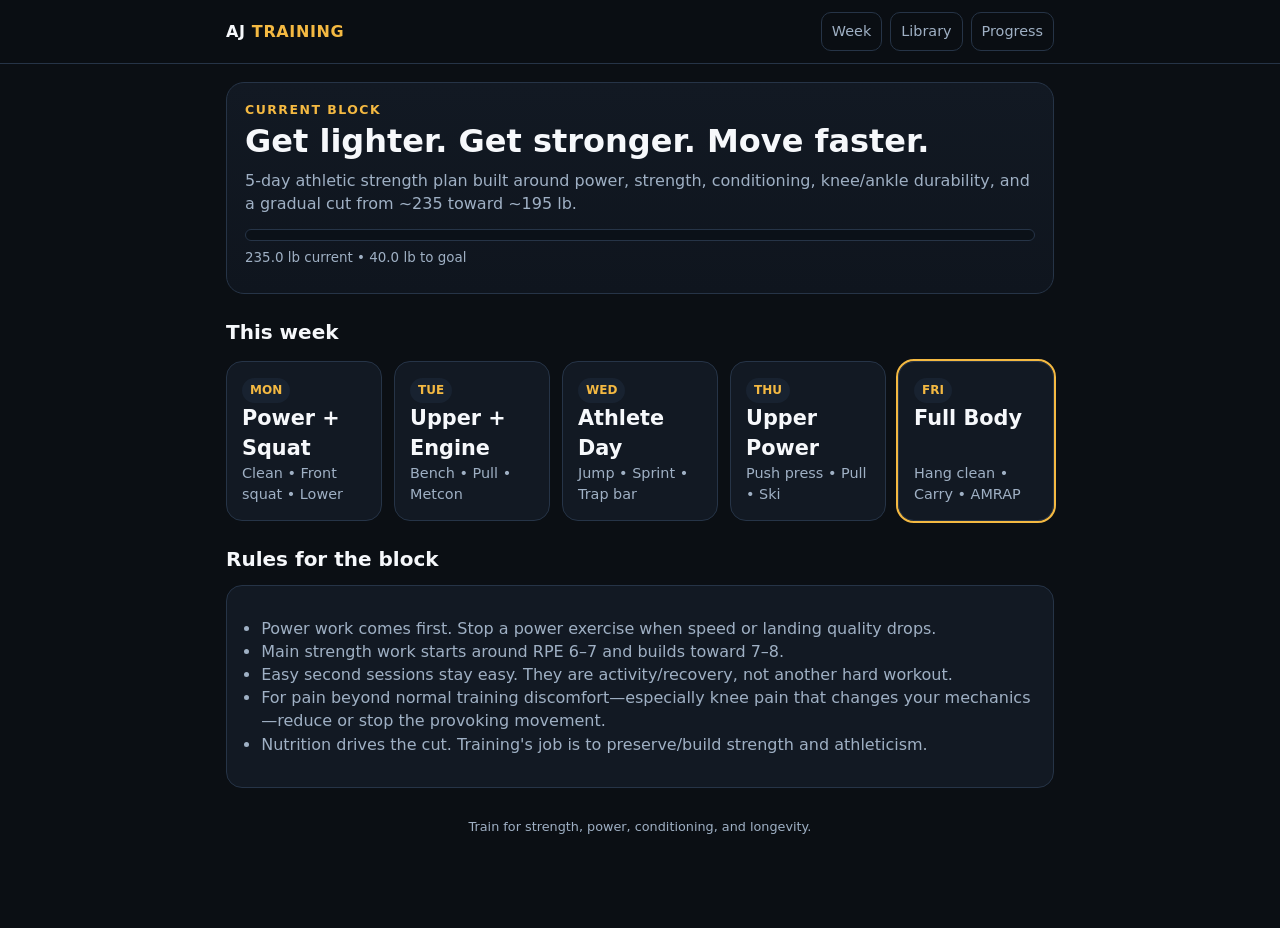
<file: index.html>
<!doctype html>
<html lang="en">
<head>
<meta charset="utf-8"><meta name="viewport" content="width=device-width,initial-scale=1,viewport-fit=cover">
<title>Home • AJ Training</title>
<meta name="theme-color" content="#0b0f14">
<link rel="manifest" href="./manifest.webmanifest">
<link rel="apple-touch-icon" href="./icons/icon-192.png">
<link rel="stylesheet" href="./styles.css">
</head>
<body>
<header class="topbar"><div class="inner"><a class="brand" href="./index.html">AJ <span>TRAINING</span></a>
<nav class="nav"><a href="./index.html">Week</a><a href="./library.html">Library</a><a href="./progress.html">Progress</a></nav></div></header>
<main class="wrap">
<section class="hero">
<div class="eyebrow">Current Block</div>
<h1>Get lighter. Get stronger. Move faster.</h1>
<p>5-day athletic strength plan built around power, strength, conditioning, knee/ankle durability, and a gradual cut from ~235 toward ~195 lb.</p>
<div class="progressbar" style="margin-top:14px"><div id="goalBar"></div></div>
<p id="goalText" class="small"></p>
</section>

<h2>This week</h2>
<div class="grid days">
<a class="daycard" data-day="monday" href="./monday.html"><div><span class="badge">MON</span><div class="dayname">Power + Squat</div></div><div class="dayfocus">Clean • Front squat • Lower</div></a>
<a class="daycard" data-day="tuesday" href="./tuesday.html"><div><span class="badge">TUE</span><div class="dayname">Upper + Engine</div></div><div class="dayfocus">Bench • Pull • Metcon</div></a>
<a class="daycard" data-day="wednesday" href="./wednesday.html"><div><span class="badge">WED</span><div class="dayname">Athlete Day</div></div><div class="dayfocus">Jump • Sprint • Trap bar</div></a>
<a class="daycard" data-day="thursday" href="./thursday.html"><div><span class="badge">THU</span><div class="dayname">Upper Power</div></div><div class="dayfocus">Push press • Pull • Ski</div></a>
<a class="daycard" data-day="friday" href="./friday.html"><div><span class="badge">FRI</span><div class="dayname">Full Body</div></div><div class="dayfocus">Hang clean • Carry • AMRAP</div></a>
</div>

<h2>Rules for the block</h2>
<div class="card">
<ul>
<li>Power work comes first. Stop a power exercise when speed or landing quality drops.</li>
<li>Main strength work starts around RPE 6–7 and builds toward 7–8.</li>
<li>Easy second sessions stay easy. They are activity/recovery, not another hard workout.</li>
<li>For pain beyond normal training discomfort—especially knee pain that changes your mechanics—reduce or stop the provoking movement.</li>
<li>Nutrition drives the cut. Training's job is to preserve/build strength and athleticism.</li>
</ul>
</div>
<div class="footer">Train for strength, power, conditioning, and longevity.</div></main>
<div class="timer" id="restTimer"><span>Rest</span><strong id="timerOut">0:00</strong><button class="btn" id="timerClose">Close</button></div>
<script src="./app.js"></script>
</body></html>
</file>
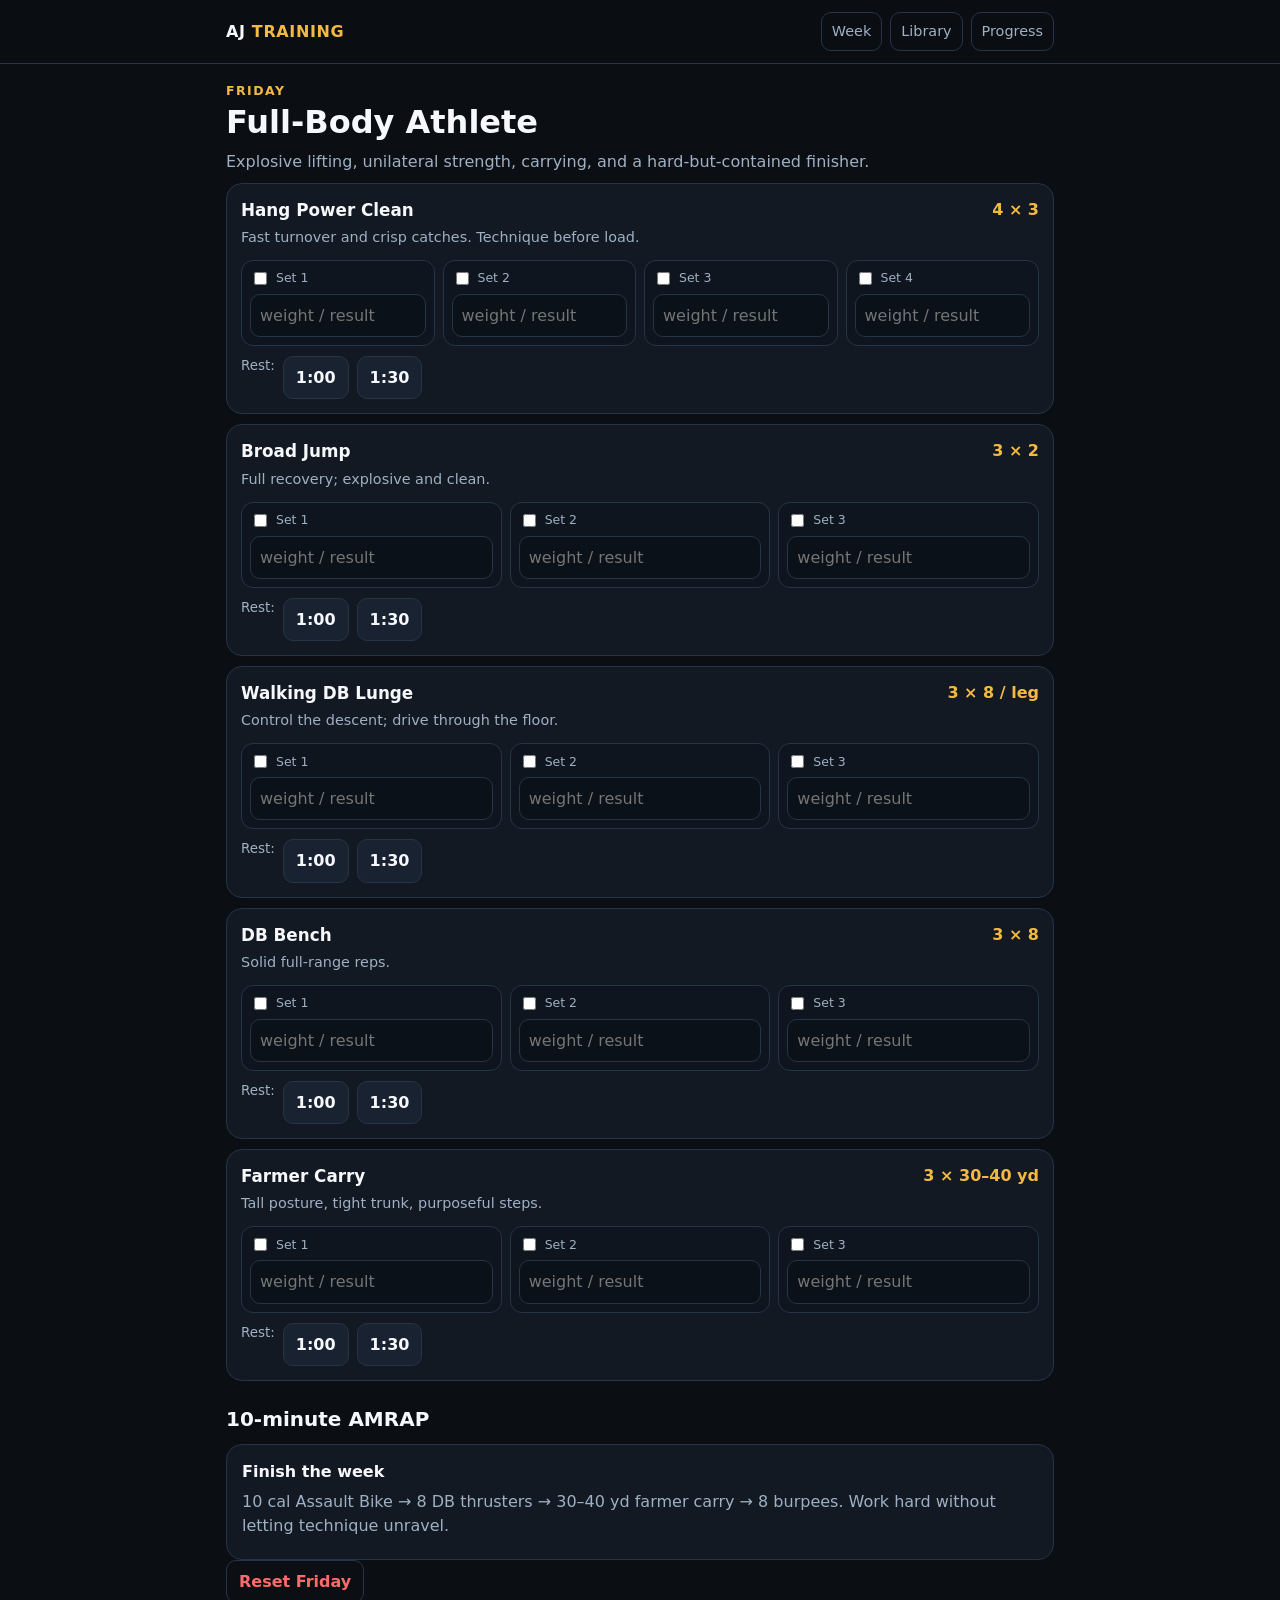
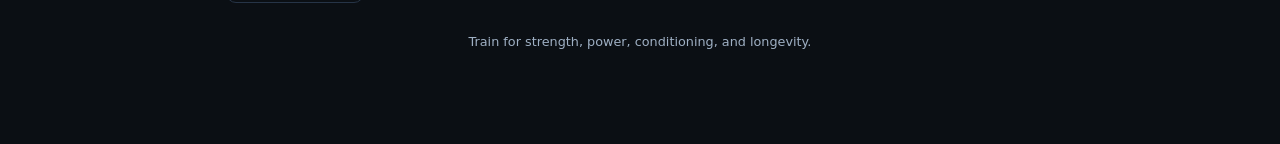
<file: friday.html>
<!doctype html>
<html lang="en">
<head>
<meta charset="utf-8"><meta name="viewport" content="width=device-width,initial-scale=1,viewport-fit=cover">
<title>Friday • AJ Training</title>
<meta name="theme-color" content="#0b0f14">
<link rel="manifest" href="./manifest.webmanifest">
<link rel="apple-touch-icon" href="./icons/icon-192.png">
<link rel="stylesheet" href="./styles.css">
</head>
<body>
<header class="topbar"><div class="inner"><a class="brand" href="./index.html">AJ <span>TRAINING</span></a>
<nav class="nav"><a href="./index.html">Week</a><a href="./library.html">Library</a><a href="./progress.html">Progress</a></nav></div></header>
<main class="wrap">
<div class="eyebrow">Friday</div><h1>Full-Body Athlete</h1>
<p>Explosive lifting, unilateral strength, carrying, and a hard-but-contained finisher.</p>
<section class="exercise"><div class="exercise-head"><h3>Hang Power Clean</h3><div class="meta">4 × 3</div></div>
<div class="cue">Fast turnover and crisp catches. Technique before load.</div><div class="sets"><div class="setbox"><label><input type="checkbox" data-save data-key="hang-power-clean-c1"> Set 1</label><input type="text" data-save data-key="hang-power-clean-w1" placeholder="weight / result"></div><div class="setbox"><label><input type="checkbox" data-save data-key="hang-power-clean-c2"> Set 2</label><input type="text" data-save data-key="hang-power-clean-w2" placeholder="weight / result"></div><div class="setbox"><label><input type="checkbox" data-save data-key="hang-power-clean-c3"> Set 3</label><input type="text" data-save data-key="hang-power-clean-w3" placeholder="weight / result"></div><div class="setbox"><label><input type="checkbox" data-save data-key="hang-power-clean-c4"> Set 4</label><input type="text" data-save data-key="hang-power-clean-w4" placeholder="weight / result"></div></div><div class="timerbar"><span class="small">Rest:</span><button class="btn timer-btn" data-seconds="60">1:00</button><button class="btn timer-btn" data-seconds="90">1:30</button></div></section><section class="exercise"><div class="exercise-head"><h3>Broad Jump</h3><div class="meta">3 × 2</div></div>
<div class="cue">Full recovery; explosive and clean.</div><div class="sets"><div class="setbox"><label><input type="checkbox" data-save data-key="broad-jump-c1"> Set 1</label><input type="text" data-save data-key="broad-jump-w1" placeholder="weight / result"></div><div class="setbox"><label><input type="checkbox" data-save data-key="broad-jump-c2"> Set 2</label><input type="text" data-save data-key="broad-jump-w2" placeholder="weight / result"></div><div class="setbox"><label><input type="checkbox" data-save data-key="broad-jump-c3"> Set 3</label><input type="text" data-save data-key="broad-jump-w3" placeholder="weight / result"></div></div><div class="timerbar"><span class="small">Rest:</span><button class="btn timer-btn" data-seconds="60">1:00</button><button class="btn timer-btn" data-seconds="90">1:30</button></div></section><section class="exercise"><div class="exercise-head"><h3>Walking DB Lunge</h3><div class="meta">3 × 8 / leg</div></div>
<div class="cue">Control the descent; drive through the floor.</div><div class="sets"><div class="setbox"><label><input type="checkbox" data-save data-key="walking-db-lunge-c1"> Set 1</label><input type="text" data-save data-key="walking-db-lunge-w1" placeholder="weight / result"></div><div class="setbox"><label><input type="checkbox" data-save data-key="walking-db-lunge-c2"> Set 2</label><input type="text" data-save data-key="walking-db-lunge-w2" placeholder="weight / result"></div><div class="setbox"><label><input type="checkbox" data-save data-key="walking-db-lunge-c3"> Set 3</label><input type="text" data-save data-key="walking-db-lunge-w3" placeholder="weight / result"></div></div><div class="timerbar"><span class="small">Rest:</span><button class="btn timer-btn" data-seconds="60">1:00</button><button class="btn timer-btn" data-seconds="90">1:30</button></div></section><section class="exercise"><div class="exercise-head"><h3>DB Bench</h3><div class="meta">3 × 8</div></div>
<div class="cue">Solid full-range reps.</div><div class="sets"><div class="setbox"><label><input type="checkbox" data-save data-key="db-bench-c1"> Set 1</label><input type="text" data-save data-key="db-bench-w1" placeholder="weight / result"></div><div class="setbox"><label><input type="checkbox" data-save data-key="db-bench-c2"> Set 2</label><input type="text" data-save data-key="db-bench-w2" placeholder="weight / result"></div><div class="setbox"><label><input type="checkbox" data-save data-key="db-bench-c3"> Set 3</label><input type="text" data-save data-key="db-bench-w3" placeholder="weight / result"></div></div><div class="timerbar"><span class="small">Rest:</span><button class="btn timer-btn" data-seconds="60">1:00</button><button class="btn timer-btn" data-seconds="90">1:30</button></div></section><section class="exercise"><div class="exercise-head"><h3>Farmer Carry</h3><div class="meta">3 × 30–40 yd</div></div>
<div class="cue">Tall posture, tight trunk, purposeful steps.</div><div class="sets"><div class="setbox"><label><input type="checkbox" data-save data-key="farmer-carry-c1"> Set 1</label><input type="text" data-save data-key="farmer-carry-w1" placeholder="weight / result"></div><div class="setbox"><label><input type="checkbox" data-save data-key="farmer-carry-c2"> Set 2</label><input type="text" data-save data-key="farmer-carry-w2" placeholder="weight / result"></div><div class="setbox"><label><input type="checkbox" data-save data-key="farmer-carry-c3"> Set 3</label><input type="text" data-save data-key="farmer-carry-w3" placeholder="weight / result"></div></div><div class="timerbar"><span class="small">Rest:</span><button class="btn timer-btn" data-seconds="60">1:00</button><button class="btn timer-btn" data-seconds="90">1:30</button></div></section>
<h2>10-minute AMRAP</h2><div class="card"><strong>Finish the week</strong><p>10 cal Assault Bike → 8 DB thrusters → 30–40 yd farmer carry → 8 burpees. Work hard without letting technique unravel.</p></div>
<button class="btn danger" id="clearWorkout">Reset Friday</button>
<div class="footer">Train for strength, power, conditioning, and longevity.</div></main>
<div class="timer" id="restTimer"><span>Rest</span><strong id="timerOut">0:00</strong><button class="btn" id="timerClose">Close</button></div>
<script src="./app.js"></script>
</body></html>
</file>
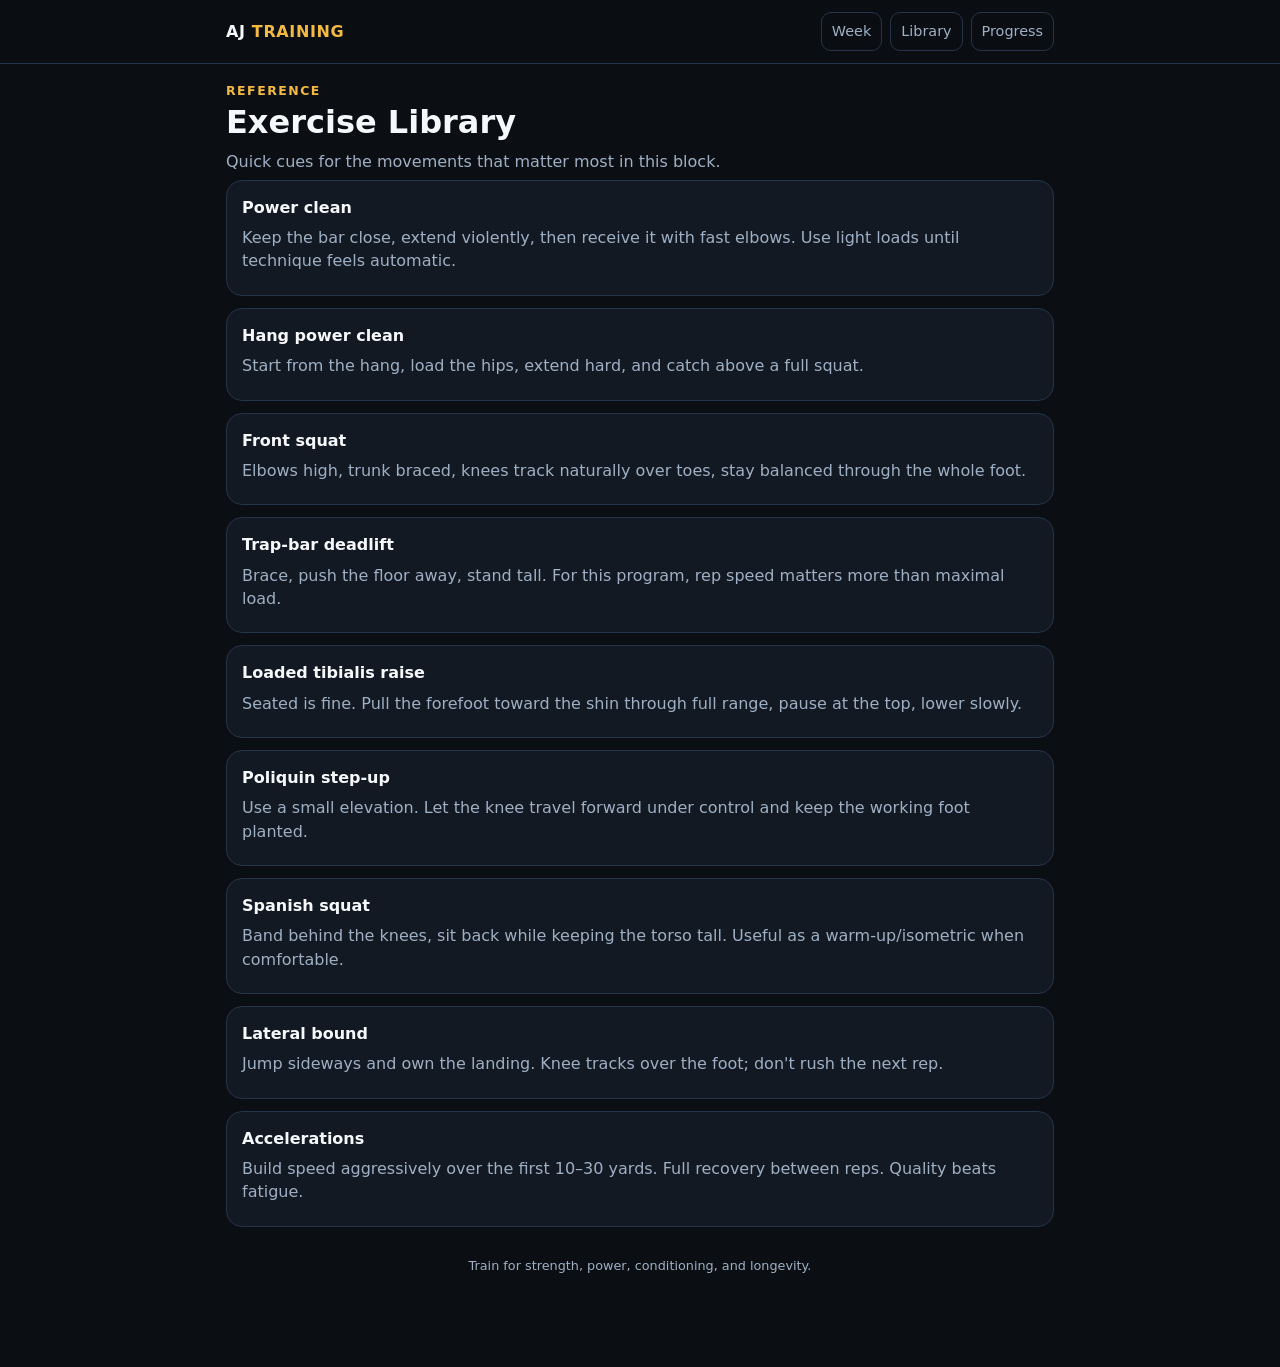
<file: library.html>
<!doctype html>
<html lang="en">
<head>
<meta charset="utf-8"><meta name="viewport" content="width=device-width,initial-scale=1,viewport-fit=cover">
<title>Exercise Library • AJ Training</title>
<meta name="theme-color" content="#0b0f14">
<link rel="manifest" href="./manifest.webmanifest">
<link rel="apple-touch-icon" href="./icons/icon-192.png">
<link rel="stylesheet" href="./styles.css">
</head>
<body>
<header class="topbar"><div class="inner"><a class="brand" href="./index.html">AJ <span>TRAINING</span></a>
<nav class="nav"><a href="./index.html">Week</a><a href="./library.html">Library</a><a href="./progress.html">Progress</a></nav></div></header>
<main class="wrap">
<div class="eyebrow">Reference</div><h1>Exercise Library</h1>
<p>Quick cues for the movements that matter most in this block.</p>
<div class="grid">
<div class="card"><strong>Power clean</strong><p>Keep the bar close, extend violently, then receive it with fast elbows. Use light loads until technique feels automatic.</p></div>
<div class="card"><strong>Hang power clean</strong><p>Start from the hang, load the hips, extend hard, and catch above a full squat.</p></div>
<div class="card"><strong>Front squat</strong><p>Elbows high, trunk braced, knees track naturally over toes, stay balanced through the whole foot.</p></div>
<div class="card"><strong>Trap-bar deadlift</strong><p>Brace, push the floor away, stand tall. For this program, rep speed matters more than maximal load.</p></div>
<div class="card"><strong>Loaded tibialis raise</strong><p>Seated is fine. Pull the forefoot toward the shin through full range, pause at the top, lower slowly.</p></div>
<div class="card"><strong>Poliquin step-up</strong><p>Use a small elevation. Let the knee travel forward under control and keep the working foot planted.</p></div>
<div class="card"><strong>Spanish squat</strong><p>Band behind the knees, sit back while keeping the torso tall. Useful as a warm-up/isometric when comfortable.</p></div>
<div class="card"><strong>Lateral bound</strong><p>Jump sideways and own the landing. Knee tracks over the foot; don't rush the next rep.</p></div>
<div class="card"><strong>Accelerations</strong><p>Build speed aggressively over the first 10–30 yards. Full recovery between reps. Quality beats fatigue.</p></div>
</div>
<div class="footer">Train for strength, power, conditioning, and longevity.</div></main>
<div class="timer" id="restTimer"><span>Rest</span><strong id="timerOut">0:00</strong><button class="btn" id="timerClose">Close</button></div>
<script src="./app.js"></script>
</body></html>
</file>
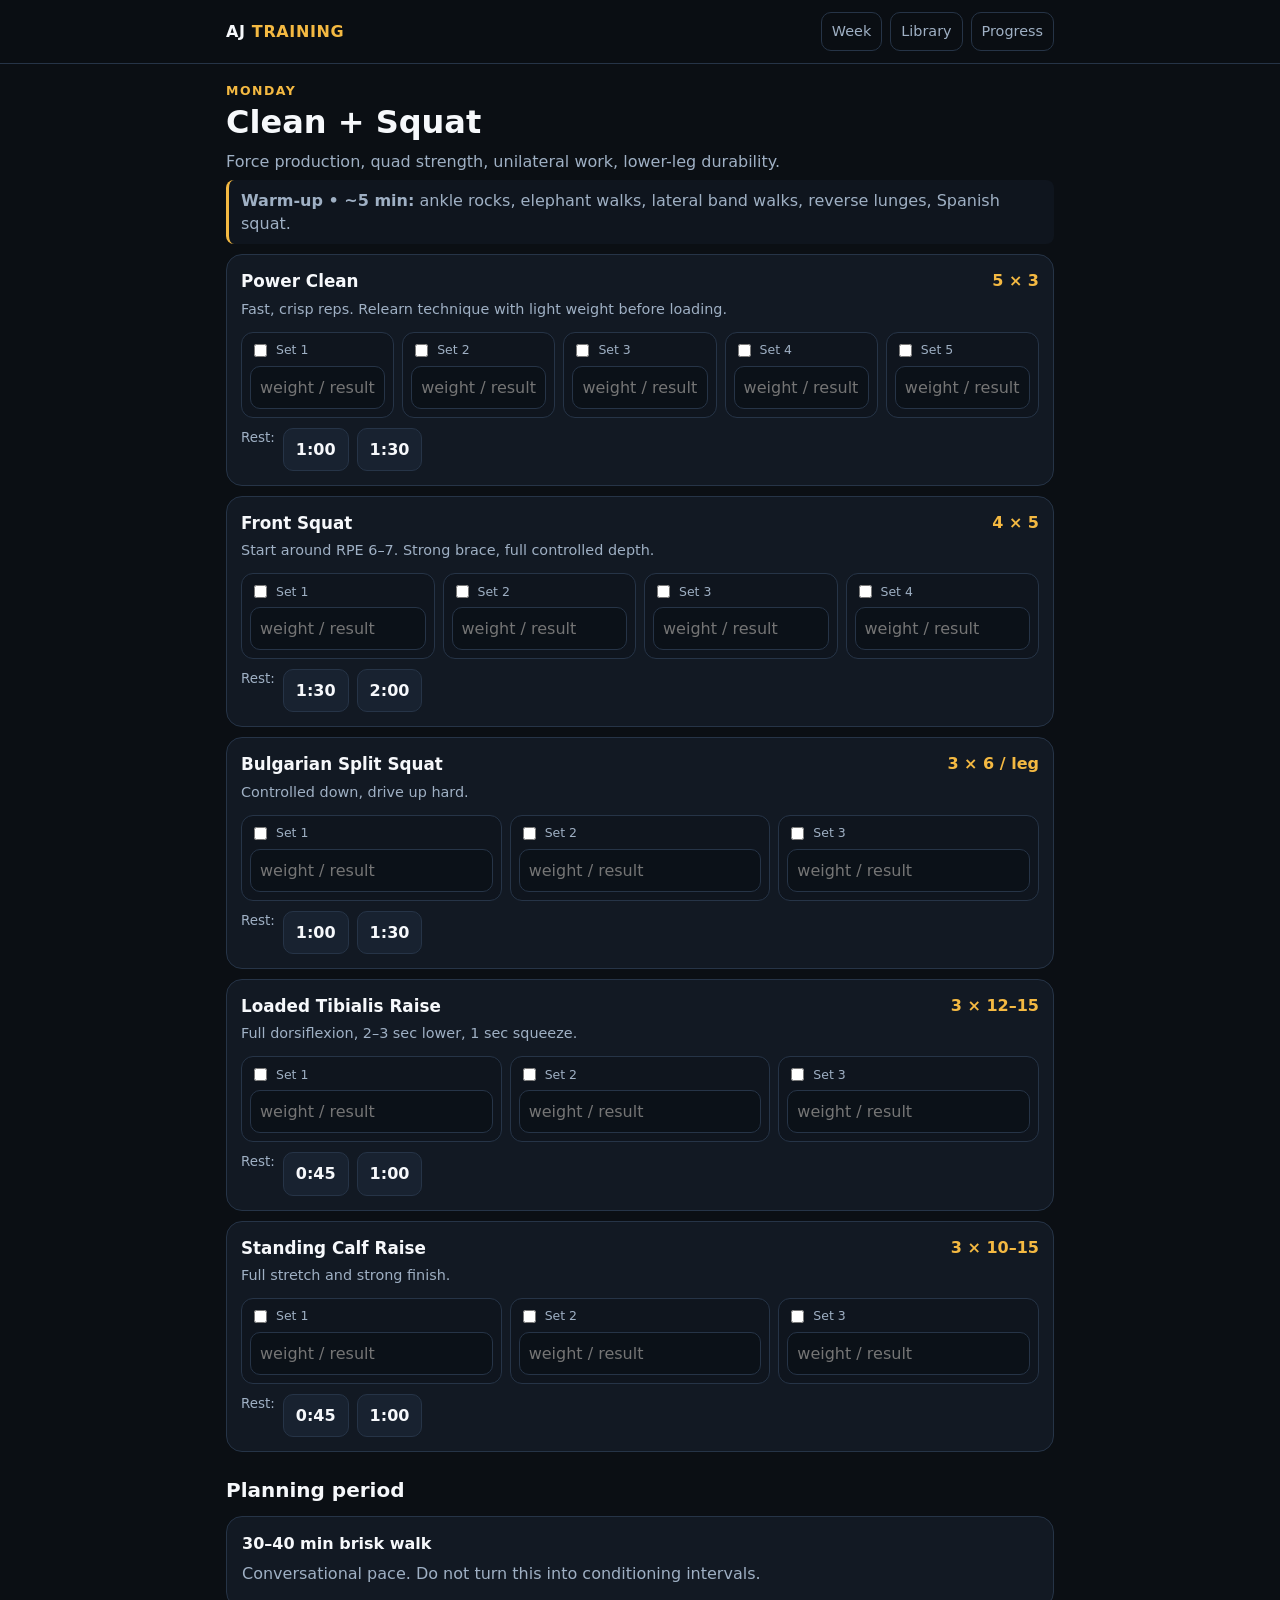
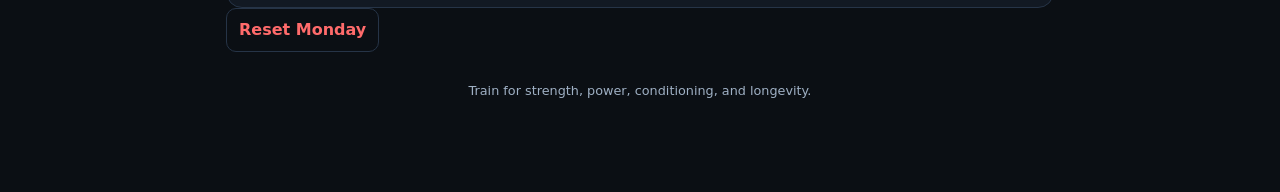
<file: monday.html>
<!doctype html>
<html lang="en">
<head>
<meta charset="utf-8"><meta name="viewport" content="width=device-width,initial-scale=1,viewport-fit=cover">
<title>Monday • AJ Training</title>
<meta name="theme-color" content="#0b0f14">
<link rel="manifest" href="./manifest.webmanifest">
<link rel="apple-touch-icon" href="./icons/icon-192.png">
<link rel="stylesheet" href="./styles.css">
</head>
<body>
<header class="topbar"><div class="inner"><a class="brand" href="./index.html">AJ <span>TRAINING</span></a>
<nav class="nav"><a href="./index.html">Week</a><a href="./library.html">Library</a><a href="./progress.html">Progress</a></nav></div></header>
<main class="wrap">
<div class="eyebrow">Monday</div><h1>Clean + Squat</h1>
<p>Force production, quad strength, unilateral work, lower-leg durability.</p>
<div class="section-note"><strong>Warm-up • ~5 min:</strong> ankle rocks, elephant walks, lateral band walks, reverse lunges, Spanish squat.</div>
<section class="exercise"><div class="exercise-head"><h3>Power Clean</h3><div class="meta">5 × 3</div></div>
<div class="cue">Fast, crisp reps. Relearn technique with light weight before loading.</div><div class="sets"><div class="setbox"><label><input type="checkbox" data-save data-key="power-clean-c1"> Set 1</label><input type="text" data-save data-key="power-clean-w1" placeholder="weight / result"></div><div class="setbox"><label><input type="checkbox" data-save data-key="power-clean-c2"> Set 2</label><input type="text" data-save data-key="power-clean-w2" placeholder="weight / result"></div><div class="setbox"><label><input type="checkbox" data-save data-key="power-clean-c3"> Set 3</label><input type="text" data-save data-key="power-clean-w3" placeholder="weight / result"></div><div class="setbox"><label><input type="checkbox" data-save data-key="power-clean-c4"> Set 4</label><input type="text" data-save data-key="power-clean-w4" placeholder="weight / result"></div><div class="setbox"><label><input type="checkbox" data-save data-key="power-clean-c5"> Set 5</label><input type="text" data-save data-key="power-clean-w5" placeholder="weight / result"></div></div><div class="timerbar"><span class="small">Rest:</span><button class="btn timer-btn" data-seconds="60">1:00</button><button class="btn timer-btn" data-seconds="90">1:30</button></div></section><section class="exercise"><div class="exercise-head"><h3>Front Squat</h3><div class="meta">4 × 5</div></div>
<div class="cue">Start around RPE 6–7. Strong brace, full controlled depth.</div><div class="sets"><div class="setbox"><label><input type="checkbox" data-save data-key="front-squat-c1"> Set 1</label><input type="text" data-save data-key="front-squat-w1" placeholder="weight / result"></div><div class="setbox"><label><input type="checkbox" data-save data-key="front-squat-c2"> Set 2</label><input type="text" data-save data-key="front-squat-w2" placeholder="weight / result"></div><div class="setbox"><label><input type="checkbox" data-save data-key="front-squat-c3"> Set 3</label><input type="text" data-save data-key="front-squat-w3" placeholder="weight / result"></div><div class="setbox"><label><input type="checkbox" data-save data-key="front-squat-c4"> Set 4</label><input type="text" data-save data-key="front-squat-w4" placeholder="weight / result"></div></div><div class="timerbar"><span class="small">Rest:</span><button class="btn timer-btn" data-seconds="90">1:30</button><button class="btn timer-btn" data-seconds="120">2:00</button></div></section><section class="exercise"><div class="exercise-head"><h3>Bulgarian Split Squat</h3><div class="meta">3 × 6 / leg</div></div>
<div class="cue">Controlled down, drive up hard.</div><div class="sets"><div class="setbox"><label><input type="checkbox" data-save data-key="bulgarian-split-squat-c1"> Set 1</label><input type="text" data-save data-key="bulgarian-split-squat-w1" placeholder="weight / result"></div><div class="setbox"><label><input type="checkbox" data-save data-key="bulgarian-split-squat-c2"> Set 2</label><input type="text" data-save data-key="bulgarian-split-squat-w2" placeholder="weight / result"></div><div class="setbox"><label><input type="checkbox" data-save data-key="bulgarian-split-squat-c3"> Set 3</label><input type="text" data-save data-key="bulgarian-split-squat-w3" placeholder="weight / result"></div></div><div class="timerbar"><span class="small">Rest:</span><button class="btn timer-btn" data-seconds="60">1:00</button><button class="btn timer-btn" data-seconds="90">1:30</button></div></section><section class="exercise"><div class="exercise-head"><h3>Loaded Tibialis Raise</h3><div class="meta">3 × 12–15</div></div>
<div class="cue">Full dorsiflexion, 2–3 sec lower, 1 sec squeeze.</div><div class="sets"><div class="setbox"><label><input type="checkbox" data-save data-key="loaded-tibialis-raise-c1"> Set 1</label><input type="text" data-save data-key="loaded-tibialis-raise-w1" placeholder="weight / result"></div><div class="setbox"><label><input type="checkbox" data-save data-key="loaded-tibialis-raise-c2"> Set 2</label><input type="text" data-save data-key="loaded-tibialis-raise-w2" placeholder="weight / result"></div><div class="setbox"><label><input type="checkbox" data-save data-key="loaded-tibialis-raise-c3"> Set 3</label><input type="text" data-save data-key="loaded-tibialis-raise-w3" placeholder="weight / result"></div></div><div class="timerbar"><span class="small">Rest:</span><button class="btn timer-btn" data-seconds="45">0:45</button><button class="btn timer-btn" data-seconds="60">1:00</button></div></section><section class="exercise"><div class="exercise-head"><h3>Standing Calf Raise</h3><div class="meta">3 × 10–15</div></div>
<div class="cue">Full stretch and strong finish.</div><div class="sets"><div class="setbox"><label><input type="checkbox" data-save data-key="standing-calf-raise-c1"> Set 1</label><input type="text" data-save data-key="standing-calf-raise-w1" placeholder="weight / result"></div><div class="setbox"><label><input type="checkbox" data-save data-key="standing-calf-raise-c2"> Set 2</label><input type="text" data-save data-key="standing-calf-raise-w2" placeholder="weight / result"></div><div class="setbox"><label><input type="checkbox" data-save data-key="standing-calf-raise-c3"> Set 3</label><input type="text" data-save data-key="standing-calf-raise-w3" placeholder="weight / result"></div></div><div class="timerbar"><span class="small">Rest:</span><button class="btn timer-btn" data-seconds="45">0:45</button><button class="btn timer-btn" data-seconds="60">1:00</button></div></section>
<h2>Planning period</h2><div class="card"><strong>30–40 min brisk walk</strong><p>Conversational pace. Do not turn this into conditioning intervals.</p></div>
<button class="btn danger" id="clearWorkout">Reset Monday</button>
<div class="footer">Train for strength, power, conditioning, and longevity.</div></main>
<div class="timer" id="restTimer"><span>Rest</span><strong id="timerOut">0:00</strong><button class="btn" id="timerClose">Close</button></div>
<script src="./app.js"></script>
</body></html>
</file>
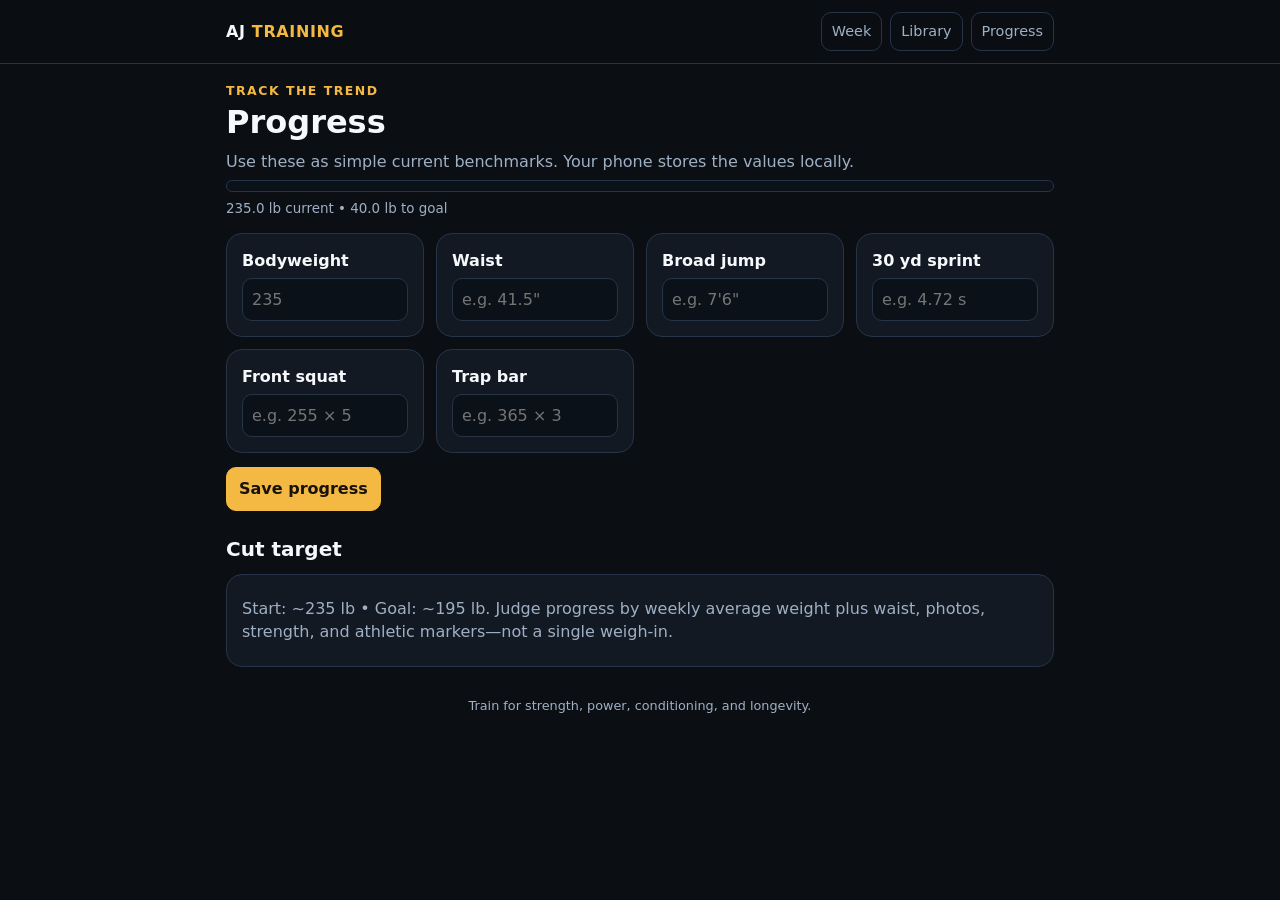
<file: progress.html>
<!doctype html>
<html lang="en">
<head>
<meta charset="utf-8"><meta name="viewport" content="width=device-width,initial-scale=1,viewport-fit=cover">
<title>Progress • AJ Training</title>
<meta name="theme-color" content="#0b0f14">
<link rel="manifest" href="./manifest.webmanifest">
<link rel="apple-touch-icon" href="./icons/icon-192.png">
<link rel="stylesheet" href="./styles.css">
</head>
<body>
<header class="topbar"><div class="inner"><a class="brand" href="./index.html">AJ <span>TRAINING</span></a>
<nav class="nav"><a href="./index.html">Week</a><a href="./library.html">Library</a><a href="./progress.html">Progress</a></nav></div></header>
<main class="wrap">
<div class="eyebrow">Track the trend</div><h1>Progress</h1>
<p>Use these as simple current benchmarks. Your phone stores the values locally.</p>
<div class="progressbar"><div id="goalBar"></div></div><p id="goalText" class="small"></p>
<div class="grid metric-grid" style="margin-top:14px">
<div class="card"><strong>Bodyweight</strong><input id="weight" class="input" inputmode="decimal" placeholder="235"></div>
<div class="card"><strong>Waist</strong><input id="waist" class="input" placeholder='e.g. 41.5"'></div>
<div class="card"><strong>Broad jump</strong><input id="broad" class="input" placeholder="e.g. 7'6&quot;"></div>
<div class="card"><strong>30 yd sprint</strong><input id="sprint" class="input" placeholder="e.g. 4.72 s"></div>
<div class="card"><strong>Front squat</strong><input id="frontsquat" class="input" placeholder="e.g. 255 × 5"></div>
<div class="card"><strong>Trap bar</strong><input id="trapbar" class="input" placeholder="e.g. 365 × 3"></div>
</div>
<button class="btn primary" id="saveProgress" style="margin-top:14px">Save progress</button>
<h2>Cut target</h2>
<div class="card"><p>Start: ~235 lb • Goal: ~195 lb. Judge progress by weekly average weight plus waist, photos, strength, and athletic markers—not a single weigh-in.</p></div>
<div class="footer">Train for strength, power, conditioning, and longevity.</div></main>
<div class="timer" id="restTimer"><span>Rest</span><strong id="timerOut">0:00</strong><button class="btn" id="timerClose">Close</button></div>
<script src="./app.js"></script>
</body></html>
</file>
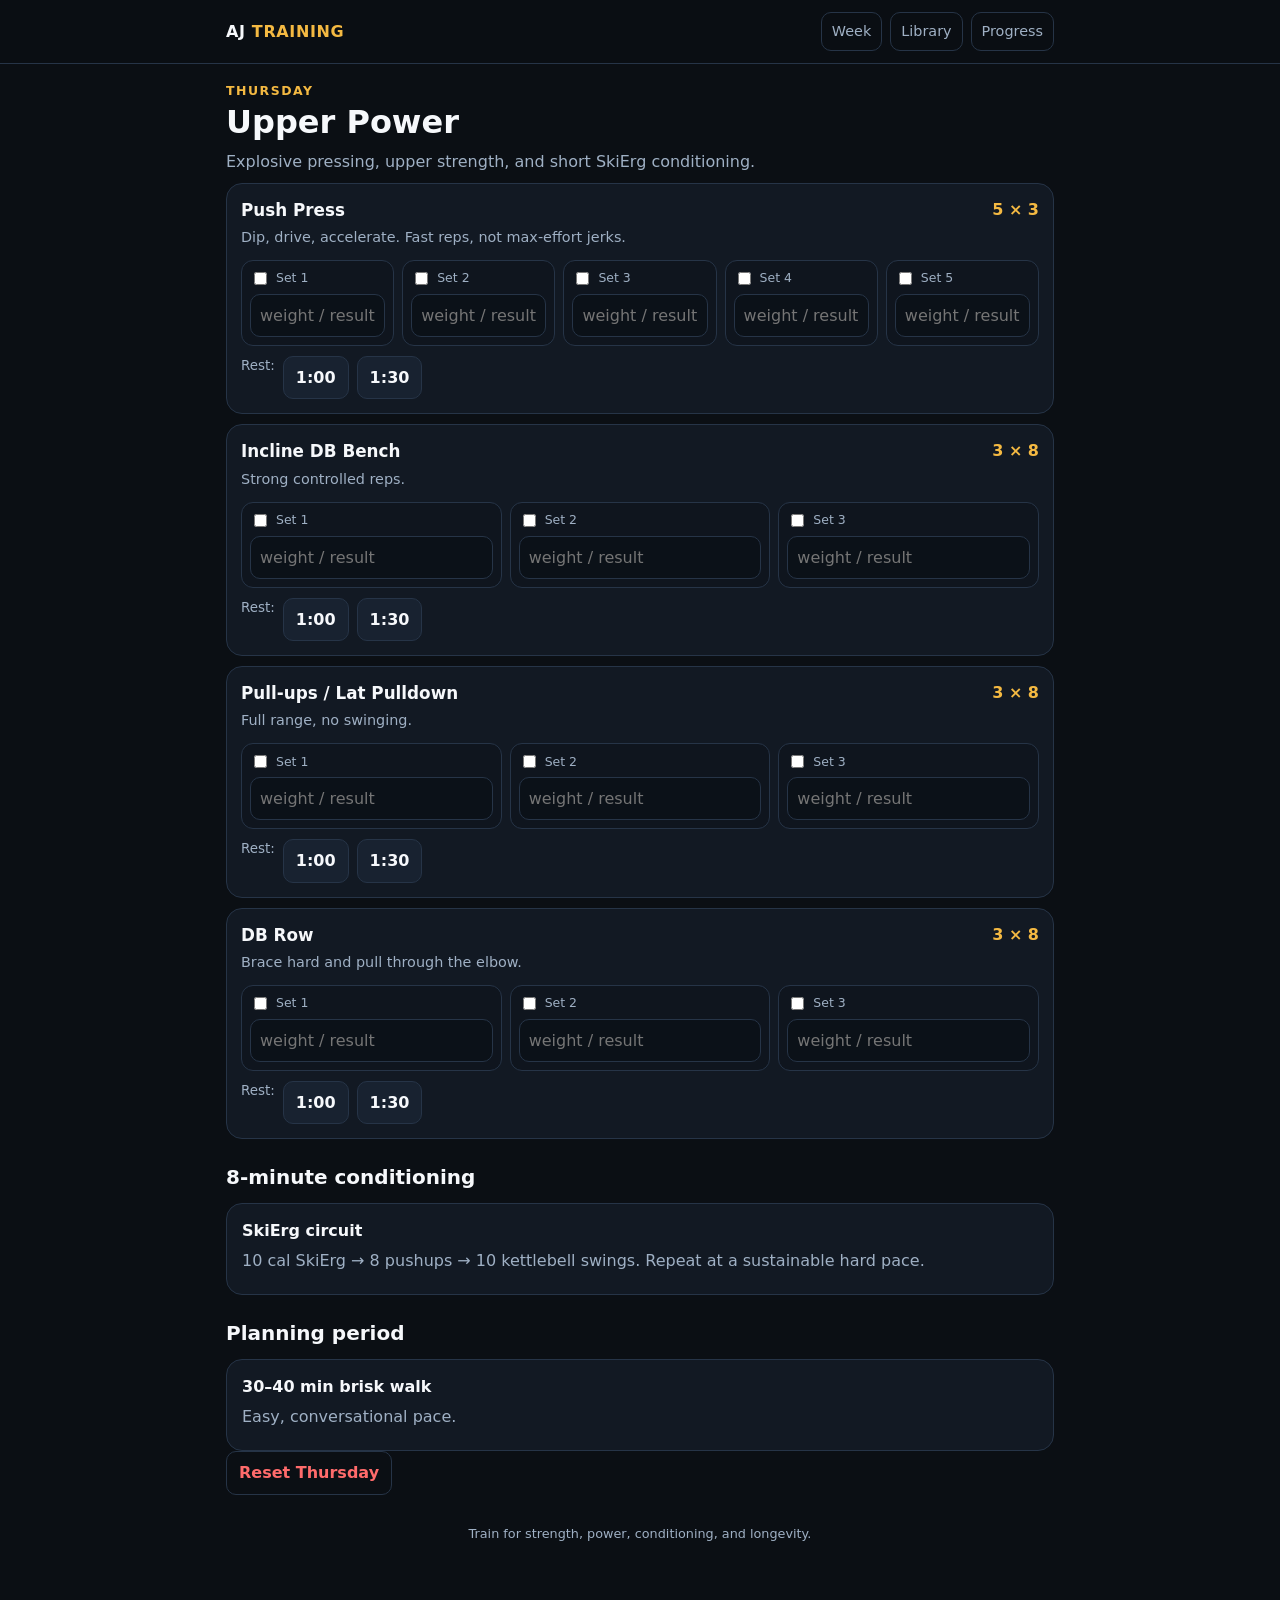
<file: thursday.html>
<!doctype html>
<html lang="en">
<head>
<meta charset="utf-8"><meta name="viewport" content="width=device-width,initial-scale=1,viewport-fit=cover">
<title>Thursday • AJ Training</title>
<meta name="theme-color" content="#0b0f14">
<link rel="manifest" href="./manifest.webmanifest">
<link rel="apple-touch-icon" href="./icons/icon-192.png">
<link rel="stylesheet" href="./styles.css">
</head>
<body>
<header class="topbar"><div class="inner"><a class="brand" href="./index.html">AJ <span>TRAINING</span></a>
<nav class="nav"><a href="./index.html">Week</a><a href="./library.html">Library</a><a href="./progress.html">Progress</a></nav></div></header>
<main class="wrap">
<div class="eyebrow">Thursday</div><h1>Upper Power</h1>
<p>Explosive pressing, upper strength, and short SkiErg conditioning.</p>
<section class="exercise"><div class="exercise-head"><h3>Push Press</h3><div class="meta">5 × 3</div></div>
<div class="cue">Dip, drive, accelerate. Fast reps, not max-effort jerks.</div><div class="sets"><div class="setbox"><label><input type="checkbox" data-save data-key="push-press-c1"> Set 1</label><input type="text" data-save data-key="push-press-w1" placeholder="weight / result"></div><div class="setbox"><label><input type="checkbox" data-save data-key="push-press-c2"> Set 2</label><input type="text" data-save data-key="push-press-w2" placeholder="weight / result"></div><div class="setbox"><label><input type="checkbox" data-save data-key="push-press-c3"> Set 3</label><input type="text" data-save data-key="push-press-w3" placeholder="weight / result"></div><div class="setbox"><label><input type="checkbox" data-save data-key="push-press-c4"> Set 4</label><input type="text" data-save data-key="push-press-w4" placeholder="weight / result"></div><div class="setbox"><label><input type="checkbox" data-save data-key="push-press-c5"> Set 5</label><input type="text" data-save data-key="push-press-w5" placeholder="weight / result"></div></div><div class="timerbar"><span class="small">Rest:</span><button class="btn timer-btn" data-seconds="60">1:00</button><button class="btn timer-btn" data-seconds="90">1:30</button></div></section><section class="exercise"><div class="exercise-head"><h3>Incline DB Bench</h3><div class="meta">3 × 8</div></div>
<div class="cue">Strong controlled reps.</div><div class="sets"><div class="setbox"><label><input type="checkbox" data-save data-key="incline-db-bench-c1"> Set 1</label><input type="text" data-save data-key="incline-db-bench-w1" placeholder="weight / result"></div><div class="setbox"><label><input type="checkbox" data-save data-key="incline-db-bench-c2"> Set 2</label><input type="text" data-save data-key="incline-db-bench-w2" placeholder="weight / result"></div><div class="setbox"><label><input type="checkbox" data-save data-key="incline-db-bench-c3"> Set 3</label><input type="text" data-save data-key="incline-db-bench-w3" placeholder="weight / result"></div></div><div class="timerbar"><span class="small">Rest:</span><button class="btn timer-btn" data-seconds="60">1:00</button><button class="btn timer-btn" data-seconds="90">1:30</button></div></section><section class="exercise"><div class="exercise-head"><h3>Pull-ups / Lat Pulldown</h3><div class="meta">3 × 8</div></div>
<div class="cue">Full range, no swinging.</div><div class="sets"><div class="setbox"><label><input type="checkbox" data-save data-key="pull-ups-lat-pulldown-c1"> Set 1</label><input type="text" data-save data-key="pull-ups-lat-pulldown-w1" placeholder="weight / result"></div><div class="setbox"><label><input type="checkbox" data-save data-key="pull-ups-lat-pulldown-c2"> Set 2</label><input type="text" data-save data-key="pull-ups-lat-pulldown-w2" placeholder="weight / result"></div><div class="setbox"><label><input type="checkbox" data-save data-key="pull-ups-lat-pulldown-c3"> Set 3</label><input type="text" data-save data-key="pull-ups-lat-pulldown-w3" placeholder="weight / result"></div></div><div class="timerbar"><span class="small">Rest:</span><button class="btn timer-btn" data-seconds="60">1:00</button><button class="btn timer-btn" data-seconds="90">1:30</button></div></section><section class="exercise"><div class="exercise-head"><h3>DB Row</h3><div class="meta">3 × 8</div></div>
<div class="cue">Brace hard and pull through the elbow.</div><div class="sets"><div class="setbox"><label><input type="checkbox" data-save data-key="db-row-c1"> Set 1</label><input type="text" data-save data-key="db-row-w1" placeholder="weight / result"></div><div class="setbox"><label><input type="checkbox" data-save data-key="db-row-c2"> Set 2</label><input type="text" data-save data-key="db-row-w2" placeholder="weight / result"></div><div class="setbox"><label><input type="checkbox" data-save data-key="db-row-c3"> Set 3</label><input type="text" data-save data-key="db-row-w3" placeholder="weight / result"></div></div><div class="timerbar"><span class="small">Rest:</span><button class="btn timer-btn" data-seconds="60">1:00</button><button class="btn timer-btn" data-seconds="90">1:30</button></div></section>
<h2>8-minute conditioning</h2><div class="card"><strong>SkiErg circuit</strong><p>10 cal SkiErg → 8 pushups → 10 kettlebell swings. Repeat at a sustainable hard pace.</p></div>
<h2>Planning period</h2><div class="card"><strong>30–40 min brisk walk</strong><p>Easy, conversational pace.</p></div>
<button class="btn danger" id="clearWorkout">Reset Thursday</button>
<div class="footer">Train for strength, power, conditioning, and longevity.</div></main>
<div class="timer" id="restTimer"><span>Rest</span><strong id="timerOut">0:00</strong><button class="btn" id="timerClose">Close</button></div>
<script src="./app.js"></script>
</body></html>
</file>
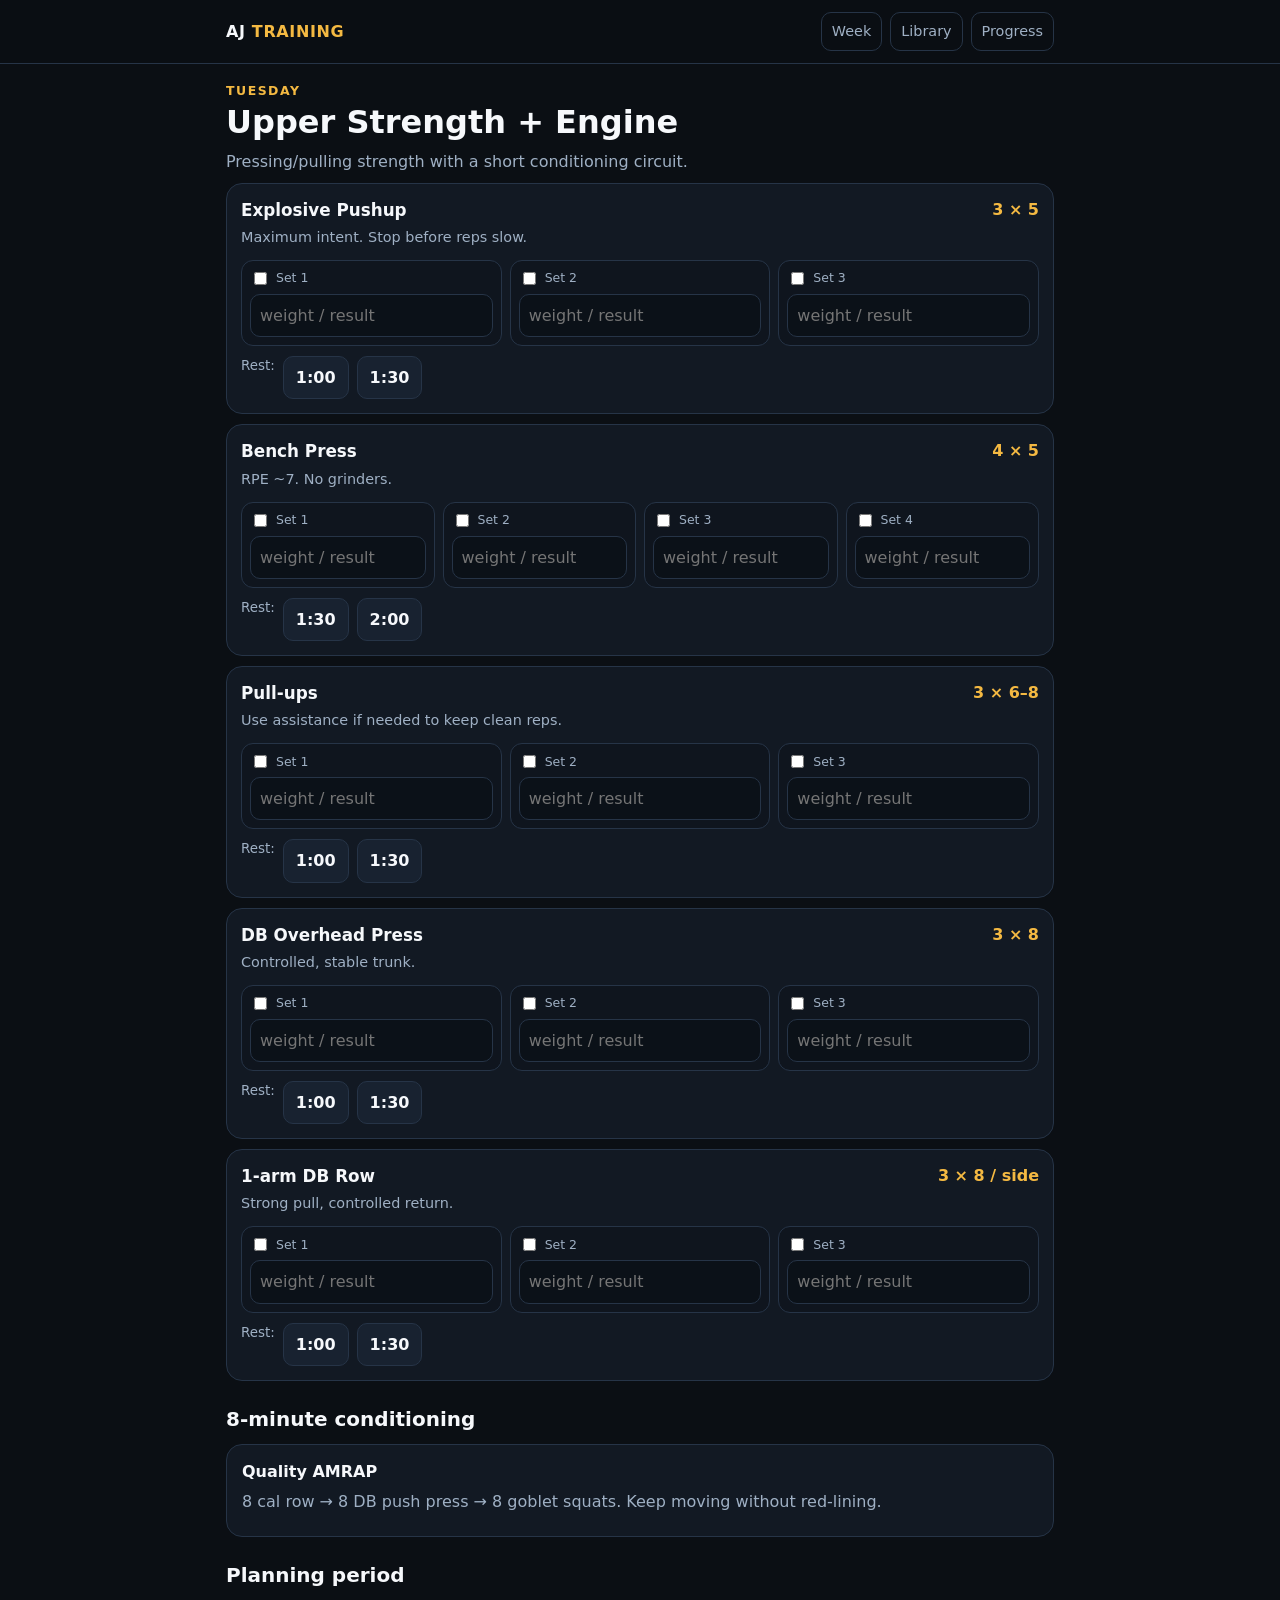
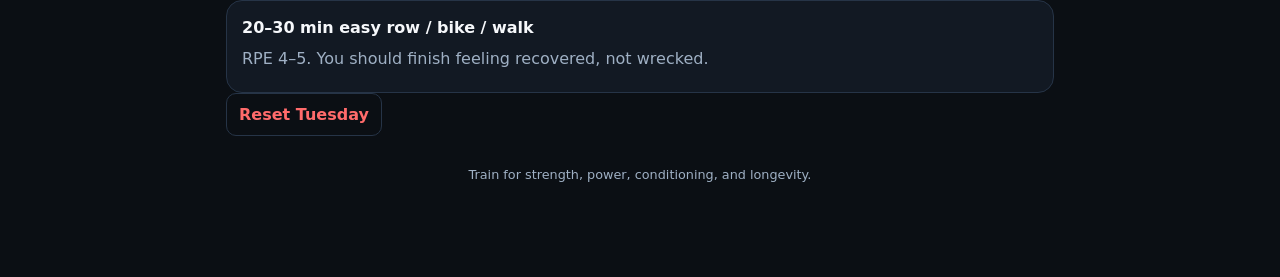
<file: tuesday.html>
<!doctype html>
<html lang="en">
<head>
<meta charset="utf-8"><meta name="viewport" content="width=device-width,initial-scale=1,viewport-fit=cover">
<title>Tuesday • AJ Training</title>
<meta name="theme-color" content="#0b0f14">
<link rel="manifest" href="./manifest.webmanifest">
<link rel="apple-touch-icon" href="./icons/icon-192.png">
<link rel="stylesheet" href="./styles.css">
</head>
<body>
<header class="topbar"><div class="inner"><a class="brand" href="./index.html">AJ <span>TRAINING</span></a>
<nav class="nav"><a href="./index.html">Week</a><a href="./library.html">Library</a><a href="./progress.html">Progress</a></nav></div></header>
<main class="wrap">
<div class="eyebrow">Tuesday</div><h1>Upper Strength + Engine</h1>
<p>Pressing/pulling strength with a short conditioning circuit.</p>
<section class="exercise"><div class="exercise-head"><h3>Explosive Pushup</h3><div class="meta">3 × 5</div></div>
<div class="cue">Maximum intent. Stop before reps slow.</div><div class="sets"><div class="setbox"><label><input type="checkbox" data-save data-key="explosive-pushup-c1"> Set 1</label><input type="text" data-save data-key="explosive-pushup-w1" placeholder="weight / result"></div><div class="setbox"><label><input type="checkbox" data-save data-key="explosive-pushup-c2"> Set 2</label><input type="text" data-save data-key="explosive-pushup-w2" placeholder="weight / result"></div><div class="setbox"><label><input type="checkbox" data-save data-key="explosive-pushup-c3"> Set 3</label><input type="text" data-save data-key="explosive-pushup-w3" placeholder="weight / result"></div></div><div class="timerbar"><span class="small">Rest:</span><button class="btn timer-btn" data-seconds="60">1:00</button><button class="btn timer-btn" data-seconds="90">1:30</button></div></section><section class="exercise"><div class="exercise-head"><h3>Bench Press</h3><div class="meta">4 × 5</div></div>
<div class="cue">RPE ~7. No grinders.</div><div class="sets"><div class="setbox"><label><input type="checkbox" data-save data-key="bench-press-c1"> Set 1</label><input type="text" data-save data-key="bench-press-w1" placeholder="weight / result"></div><div class="setbox"><label><input type="checkbox" data-save data-key="bench-press-c2"> Set 2</label><input type="text" data-save data-key="bench-press-w2" placeholder="weight / result"></div><div class="setbox"><label><input type="checkbox" data-save data-key="bench-press-c3"> Set 3</label><input type="text" data-save data-key="bench-press-w3" placeholder="weight / result"></div><div class="setbox"><label><input type="checkbox" data-save data-key="bench-press-c4"> Set 4</label><input type="text" data-save data-key="bench-press-w4" placeholder="weight / result"></div></div><div class="timerbar"><span class="small">Rest:</span><button class="btn timer-btn" data-seconds="90">1:30</button><button class="btn timer-btn" data-seconds="120">2:00</button></div></section><section class="exercise"><div class="exercise-head"><h3>Pull-ups</h3><div class="meta">3 × 6–8</div></div>
<div class="cue">Use assistance if needed to keep clean reps.</div><div class="sets"><div class="setbox"><label><input type="checkbox" data-save data-key="pull-ups-c1"> Set 1</label><input type="text" data-save data-key="pull-ups-w1" placeholder="weight / result"></div><div class="setbox"><label><input type="checkbox" data-save data-key="pull-ups-c2"> Set 2</label><input type="text" data-save data-key="pull-ups-w2" placeholder="weight / result"></div><div class="setbox"><label><input type="checkbox" data-save data-key="pull-ups-c3"> Set 3</label><input type="text" data-save data-key="pull-ups-w3" placeholder="weight / result"></div></div><div class="timerbar"><span class="small">Rest:</span><button class="btn timer-btn" data-seconds="60">1:00</button><button class="btn timer-btn" data-seconds="90">1:30</button></div></section><section class="exercise"><div class="exercise-head"><h3>DB Overhead Press</h3><div class="meta">3 × 8</div></div>
<div class="cue">Controlled, stable trunk.</div><div class="sets"><div class="setbox"><label><input type="checkbox" data-save data-key="db-overhead-press-c1"> Set 1</label><input type="text" data-save data-key="db-overhead-press-w1" placeholder="weight / result"></div><div class="setbox"><label><input type="checkbox" data-save data-key="db-overhead-press-c2"> Set 2</label><input type="text" data-save data-key="db-overhead-press-w2" placeholder="weight / result"></div><div class="setbox"><label><input type="checkbox" data-save data-key="db-overhead-press-c3"> Set 3</label><input type="text" data-save data-key="db-overhead-press-w3" placeholder="weight / result"></div></div><div class="timerbar"><span class="small">Rest:</span><button class="btn timer-btn" data-seconds="60">1:00</button><button class="btn timer-btn" data-seconds="90">1:30</button></div></section><section class="exercise"><div class="exercise-head"><h3>1-arm DB Row</h3><div class="meta">3 × 8 / side</div></div>
<div class="cue">Strong pull, controlled return.</div><div class="sets"><div class="setbox"><label><input type="checkbox" data-save data-key="1-arm-db-row-c1"> Set 1</label><input type="text" data-save data-key="1-arm-db-row-w1" placeholder="weight / result"></div><div class="setbox"><label><input type="checkbox" data-save data-key="1-arm-db-row-c2"> Set 2</label><input type="text" data-save data-key="1-arm-db-row-w2" placeholder="weight / result"></div><div class="setbox"><label><input type="checkbox" data-save data-key="1-arm-db-row-c3"> Set 3</label><input type="text" data-save data-key="1-arm-db-row-w3" placeholder="weight / result"></div></div><div class="timerbar"><span class="small">Rest:</span><button class="btn timer-btn" data-seconds="60">1:00</button><button class="btn timer-btn" data-seconds="90">1:30</button></div></section>
<h2>8-minute conditioning</h2>
<div class="card"><strong>Quality AMRAP</strong><p>8 cal row → 8 DB push press → 8 goblet squats. Keep moving without red-lining.</p></div>
<h2>Planning period</h2><div class="card"><strong>20–30 min easy row / bike / walk</strong><p>RPE 4–5. You should finish feeling recovered, not wrecked.</p></div>
<button class="btn danger" id="clearWorkout">Reset Tuesday</button>
<div class="footer">Train for strength, power, conditioning, and longevity.</div></main>
<div class="timer" id="restTimer"><span>Rest</span><strong id="timerOut">0:00</strong><button class="btn" id="timerClose">Close</button></div>
<script src="./app.js"></script>
</body></html>
</file>
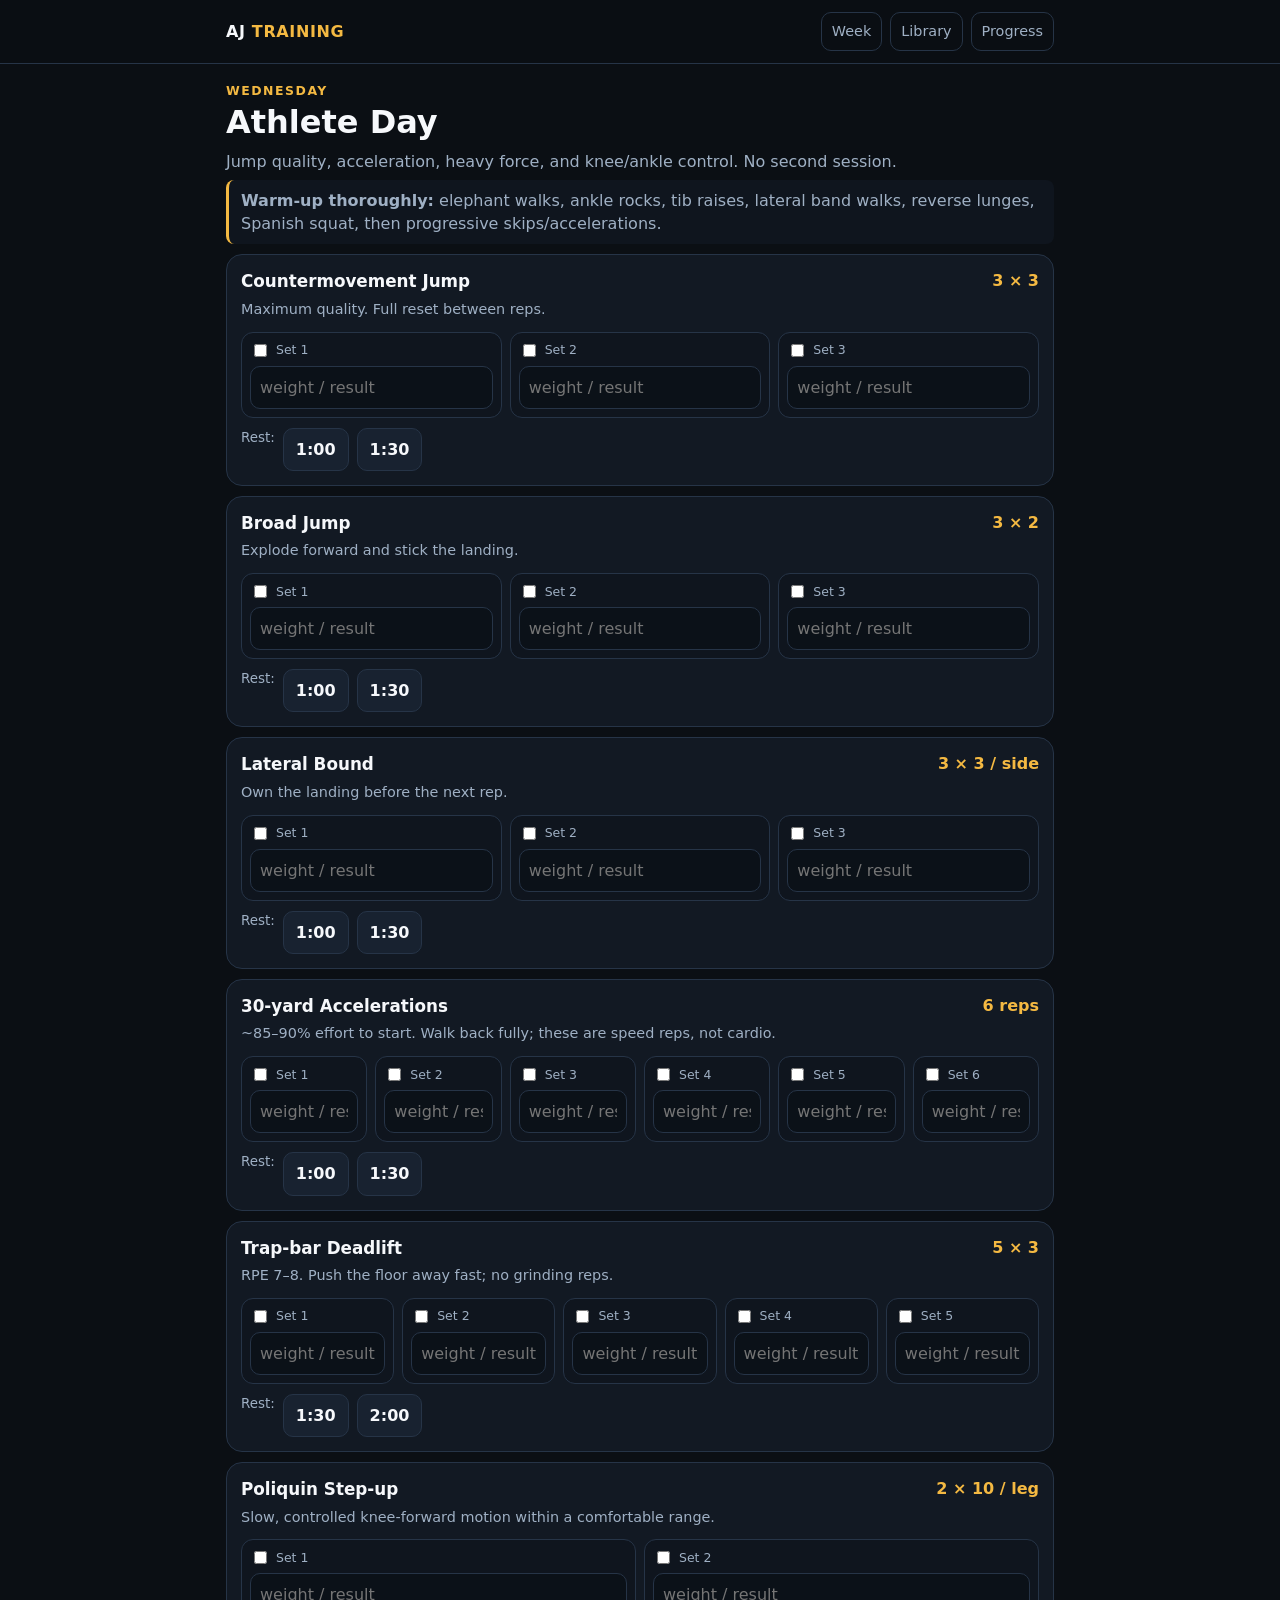
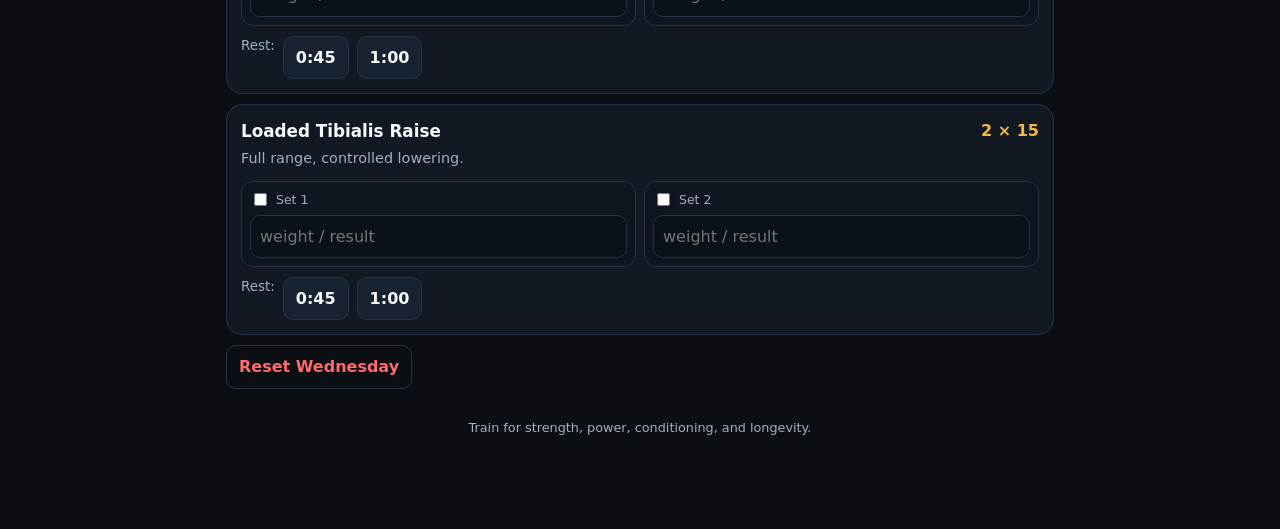
<file: wednesday.html>
<!doctype html>
<html lang="en">
<head>
<meta charset="utf-8"><meta name="viewport" content="width=device-width,initial-scale=1,viewport-fit=cover">
<title>Wednesday • AJ Training</title>
<meta name="theme-color" content="#0b0f14">
<link rel="manifest" href="./manifest.webmanifest">
<link rel="apple-touch-icon" href="./icons/icon-192.png">
<link rel="stylesheet" href="./styles.css">
</head>
<body>
<header class="topbar"><div class="inner"><a class="brand" href="./index.html">AJ <span>TRAINING</span></a>
<nav class="nav"><a href="./index.html">Week</a><a href="./library.html">Library</a><a href="./progress.html">Progress</a></nav></div></header>
<main class="wrap">
<div class="eyebrow">Wednesday</div><h1>Athlete Day</h1>
<p>Jump quality, acceleration, heavy force, and knee/ankle control. No second session.</p>
<div class="section-note"><strong>Warm-up thoroughly:</strong> elephant walks, ankle rocks, tib raises, lateral band walks, reverse lunges, Spanish squat, then progressive skips/accelerations.</div>
<section class="exercise"><div class="exercise-head"><h3>Countermovement Jump</h3><div class="meta">3 × 3</div></div>
<div class="cue">Maximum quality. Full reset between reps.</div><div class="sets"><div class="setbox"><label><input type="checkbox" data-save data-key="countermovement-jump-c1"> Set 1</label><input type="text" data-save data-key="countermovement-jump-w1" placeholder="weight / result"></div><div class="setbox"><label><input type="checkbox" data-save data-key="countermovement-jump-c2"> Set 2</label><input type="text" data-save data-key="countermovement-jump-w2" placeholder="weight / result"></div><div class="setbox"><label><input type="checkbox" data-save data-key="countermovement-jump-c3"> Set 3</label><input type="text" data-save data-key="countermovement-jump-w3" placeholder="weight / result"></div></div><div class="timerbar"><span class="small">Rest:</span><button class="btn timer-btn" data-seconds="60">1:00</button><button class="btn timer-btn" data-seconds="90">1:30</button></div></section><section class="exercise"><div class="exercise-head"><h3>Broad Jump</h3><div class="meta">3 × 2</div></div>
<div class="cue">Explode forward and stick the landing.</div><div class="sets"><div class="setbox"><label><input type="checkbox" data-save data-key="broad-jump-c1"> Set 1</label><input type="text" data-save data-key="broad-jump-w1" placeholder="weight / result"></div><div class="setbox"><label><input type="checkbox" data-save data-key="broad-jump-c2"> Set 2</label><input type="text" data-save data-key="broad-jump-w2" placeholder="weight / result"></div><div class="setbox"><label><input type="checkbox" data-save data-key="broad-jump-c3"> Set 3</label><input type="text" data-save data-key="broad-jump-w3" placeholder="weight / result"></div></div><div class="timerbar"><span class="small">Rest:</span><button class="btn timer-btn" data-seconds="60">1:00</button><button class="btn timer-btn" data-seconds="90">1:30</button></div></section><section class="exercise"><div class="exercise-head"><h3>Lateral Bound</h3><div class="meta">3 × 3 / side</div></div>
<div class="cue">Own the landing before the next rep.</div><div class="sets"><div class="setbox"><label><input type="checkbox" data-save data-key="lateral-bound-c1"> Set 1</label><input type="text" data-save data-key="lateral-bound-w1" placeholder="weight / result"></div><div class="setbox"><label><input type="checkbox" data-save data-key="lateral-bound-c2"> Set 2</label><input type="text" data-save data-key="lateral-bound-w2" placeholder="weight / result"></div><div class="setbox"><label><input type="checkbox" data-save data-key="lateral-bound-c3"> Set 3</label><input type="text" data-save data-key="lateral-bound-w3" placeholder="weight / result"></div></div><div class="timerbar"><span class="small">Rest:</span><button class="btn timer-btn" data-seconds="60">1:00</button><button class="btn timer-btn" data-seconds="90">1:30</button></div></section><section class="exercise"><div class="exercise-head"><h3>30-yard Accelerations</h3><div class="meta">6 reps</div></div>
<div class="cue">~85–90% effort to start. Walk back fully; these are speed reps, not cardio.</div><div class="sets"><div class="setbox"><label><input type="checkbox" data-save data-key="30-yard-accelerations-c1"> Set 1</label><input type="text" data-save data-key="30-yard-accelerations-w1" placeholder="weight / result"></div><div class="setbox"><label><input type="checkbox" data-save data-key="30-yard-accelerations-c2"> Set 2</label><input type="text" data-save data-key="30-yard-accelerations-w2" placeholder="weight / result"></div><div class="setbox"><label><input type="checkbox" data-save data-key="30-yard-accelerations-c3"> Set 3</label><input type="text" data-save data-key="30-yard-accelerations-w3" placeholder="weight / result"></div><div class="setbox"><label><input type="checkbox" data-save data-key="30-yard-accelerations-c4"> Set 4</label><input type="text" data-save data-key="30-yard-accelerations-w4" placeholder="weight / result"></div><div class="setbox"><label><input type="checkbox" data-save data-key="30-yard-accelerations-c5"> Set 5</label><input type="text" data-save data-key="30-yard-accelerations-w5" placeholder="weight / result"></div><div class="setbox"><label><input type="checkbox" data-save data-key="30-yard-accelerations-c6"> Set 6</label><input type="text" data-save data-key="30-yard-accelerations-w6" placeholder="weight / result"></div></div><div class="timerbar"><span class="small">Rest:</span><button class="btn timer-btn" data-seconds="60">1:00</button><button class="btn timer-btn" data-seconds="90">1:30</button></div></section><section class="exercise"><div class="exercise-head"><h3>Trap-bar Deadlift</h3><div class="meta">5 × 3</div></div>
<div class="cue">RPE 7–8. Push the floor away fast; no grinding reps.</div><div class="sets"><div class="setbox"><label><input type="checkbox" data-save data-key="trap-bar-deadlift-c1"> Set 1</label><input type="text" data-save data-key="trap-bar-deadlift-w1" placeholder="weight / result"></div><div class="setbox"><label><input type="checkbox" data-save data-key="trap-bar-deadlift-c2"> Set 2</label><input type="text" data-save data-key="trap-bar-deadlift-w2" placeholder="weight / result"></div><div class="setbox"><label><input type="checkbox" data-save data-key="trap-bar-deadlift-c3"> Set 3</label><input type="text" data-save data-key="trap-bar-deadlift-w3" placeholder="weight / result"></div><div class="setbox"><label><input type="checkbox" data-save data-key="trap-bar-deadlift-c4"> Set 4</label><input type="text" data-save data-key="trap-bar-deadlift-w4" placeholder="weight / result"></div><div class="setbox"><label><input type="checkbox" data-save data-key="trap-bar-deadlift-c5"> Set 5</label><input type="text" data-save data-key="trap-bar-deadlift-w5" placeholder="weight / result"></div></div><div class="timerbar"><span class="small">Rest:</span><button class="btn timer-btn" data-seconds="90">1:30</button><button class="btn timer-btn" data-seconds="120">2:00</button></div></section><section class="exercise"><div class="exercise-head"><h3>Poliquin Step-up</h3><div class="meta">2 × 10 / leg</div></div>
<div class="cue">Slow, controlled knee-forward motion within a comfortable range.</div><div class="sets"><div class="setbox"><label><input type="checkbox" data-save data-key="poliquin-step-up-c1"> Set 1</label><input type="text" data-save data-key="poliquin-step-up-w1" placeholder="weight / result"></div><div class="setbox"><label><input type="checkbox" data-save data-key="poliquin-step-up-c2"> Set 2</label><input type="text" data-save data-key="poliquin-step-up-w2" placeholder="weight / result"></div></div><div class="timerbar"><span class="small">Rest:</span><button class="btn timer-btn" data-seconds="45">0:45</button><button class="btn timer-btn" data-seconds="60">1:00</button></div></section><section class="exercise"><div class="exercise-head"><h3>Loaded Tibialis Raise</h3><div class="meta">2 × 15</div></div>
<div class="cue">Full range, controlled lowering.</div><div class="sets"><div class="setbox"><label><input type="checkbox" data-save data-key="loaded-tibialis-raise-c1"> Set 1</label><input type="text" data-save data-key="loaded-tibialis-raise-w1" placeholder="weight / result"></div><div class="setbox"><label><input type="checkbox" data-save data-key="loaded-tibialis-raise-c2"> Set 2</label><input type="text" data-save data-key="loaded-tibialis-raise-w2" placeholder="weight / result"></div></div><div class="timerbar"><span class="small">Rest:</span><button class="btn timer-btn" data-seconds="45">0:45</button><button class="btn timer-btn" data-seconds="60">1:00</button></div></section>
<button class="btn danger" id="clearWorkout">Reset Wednesday</button>
<div class="footer">Train for strength, power, conditioning, and longevity.</div></main>
<div class="timer" id="restTimer"><span>Rest</span><strong id="timerOut">0:00</strong><button class="btn" id="timerClose">Close</button></div>
<script src="./app.js"></script>
</body></html>
</file>
<file: styles.css>
:root{
  --bg:#0b0f14; --panel:#121923; --panel2:#182230; --text:#f6f8fb;
  --muted:#9fb0c4; --accent:#f4b942; --good:#55d187; --border:#263447;
  --danger:#ff6b6b;
}
*{box-sizing:border-box}
html{background:var(--bg)}
body{
  margin:0; font-family:Inter, ui-sans-serif, system-ui, -apple-system, BlinkMacSystemFont,
  "Segoe UI", sans-serif; background:var(--bg); color:var(--text); line-height:1.45;
}
a{color:inherit;text-decoration:none}
button,input,textarea{font:inherit}
.wrap{max-width:860px;margin:0 auto;padding:18px 16px 92px}
.topbar{
  position:sticky;top:0;z-index:10;background:rgba(11,15,20,.94);backdrop-filter:blur(10px);
  border-bottom:1px solid var(--border)
}
.topbar .inner{max-width:860px;margin:0 auto;padding:12px 16px;display:flex;gap:12px;align-items:center;justify-content:space-between}
.brand{font-weight:900;letter-spacing:.04em}
.brand span{color:var(--accent)}
.nav{display:flex;gap:8px;flex-wrap:wrap}
.nav a{padding:8px 10px;border:1px solid var(--border);border-radius:10px;color:var(--muted);font-size:.9rem}
.hero{padding:18px;border:1px solid var(--border);border-radius:18px;background:linear-gradient(180deg,var(--panel),#0f151e)}
.eyebrow{font-size:.78rem;text-transform:uppercase;letter-spacing:.12em;color:var(--accent);font-weight:800}
h1{font-size:2rem;line-height:1.05;margin:.35rem 0 .65rem}
h2{font-size:1.25rem;margin:1.5rem 0 .65rem}
p{margin:.45rem 0;color:var(--muted)}
.grid{display:grid;gap:12px}
.days{grid-template-columns:repeat(2,1fr);margin-top:14px}
.daycard,.card{
  border:1px solid var(--border);border-radius:16px;background:var(--panel);padding:15px
}
.daycard{min-height:118px;display:flex;flex-direction:column;justify-content:space-between}
.daycard.today{outline:2px solid var(--accent)}
.dayname{font-size:1.3rem;font-weight:900}
.dayfocus{color:var(--muted);font-size:.9rem}
.badge{display:inline-block;padding:4px 8px;border-radius:999px;background:var(--panel2);color:var(--accent);font-size:.75rem;font-weight:800}
.exercise{border:1px solid var(--border);border-radius:16px;background:var(--panel);padding:14px;margin:10px 0}
.exercise-head{display:flex;justify-content:space-between;gap:12px;align-items:start}
.exercise h3{margin:0;font-size:1.05rem}
.meta{font-weight:800;color:var(--accent);white-space:nowrap}
.cue{color:var(--muted);font-size:.9rem;margin-top:5px}
.sets{display:grid;grid-template-columns:repeat(auto-fit,minmax(92px,1fr));gap:8px;margin-top:12px}
.setbox{border:1px solid var(--border);border-radius:12px;padding:8px;background:#0f151e}
.setbox label{display:flex;gap:6px;align-items:center;font-size:.78rem;color:var(--muted)}
.setbox input[type="text"], .input, textarea{
  width:100%;margin-top:6px;background:#0b1118;color:var(--text);border:1px solid var(--border);border-radius:10px;padding:9px
}
textarea{min-height:86px;resize:vertical}
.timerbar{display:flex;gap:8px;flex-wrap:wrap;margin-top:10px}
.btn{
  border:1px solid var(--border);background:var(--panel2);color:var(--text);padding:9px 12px;border-radius:10px;font-weight:800;cursor:pointer
}
.btn.primary{background:var(--accent);color:#17120a;border-color:var(--accent)}
.btn.danger{background:transparent;color:var(--danger)}
.timer{
  position:fixed;left:50%;bottom:18px;transform:translateX(-50%);z-index:50;
  min-width:250px;background:#0f151e;border:1px solid var(--border);border-radius:16px;
  padding:10px 14px;display:none;align-items:center;justify-content:space-between;gap:10px;
  box-shadow:0 8px 30px rgba(0,0,0,.35)
}
.timer.show{display:flex}
.timer strong{font-size:1.25rem}
.section-note{border-left:3px solid var(--accent);padding:9px 12px;background:#0f151e;border-radius:8px;color:var(--muted)}
.small{font-size:.84rem;color:var(--muted)}
.progressbar{height:12px;background:#0b1118;border:1px solid var(--border);border-radius:999px;overflow:hidden}
.progressbar > div{height:100%;background:var(--accent);width:0}
.metric-grid{grid-template-columns:repeat(2,1fr)}
.footer{text-align:center;color:var(--muted);font-size:.8rem;margin-top:30px}
ul{color:var(--muted);padding-left:1.2rem}
@media(min-width:650px){
  .days{grid-template-columns:repeat(5,1fr)}
  .metric-grid{grid-template-columns:repeat(4,1fr)}
}
</file>
